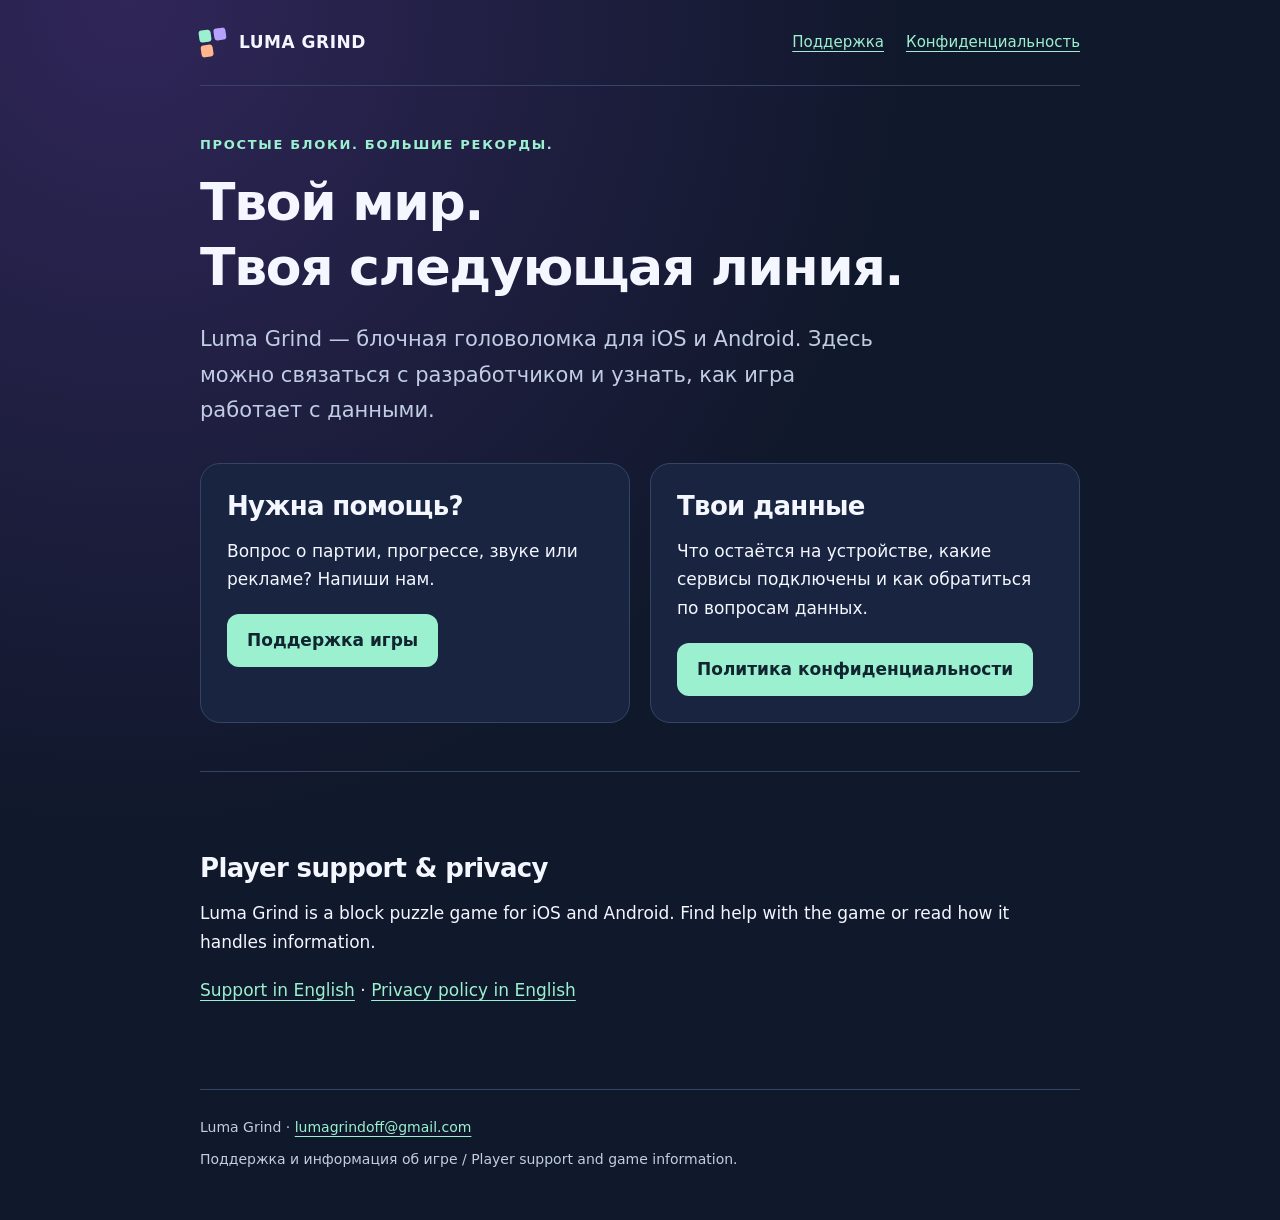
<file: index.html>
<!doctype html>
<html lang="ru">
<head>
  <meta charset="utf-8">
  <meta name="viewport" content="width=device-width, initial-scale=1">
  <meta name="referrer" content="no-referrer">
  <meta name="description" content="Luma Grind: поддержка игроков и политика конфиденциальности блочной головоломки для iOS и Android.">
  <title>Luma Grind — поддержка и конфиденциальность</title>
  <link rel="stylesheet" href="style.css">
</head>
<body>
  <a class="skip" href="#main">К содержимому</a>
  <div class="shell">
    <header>
      <a class="brand" href="./"><span class="mark" aria-hidden="true"><i></i><i></i><i></i></span>LUMA GRIND</a>
      <nav aria-label="Навигация"><a href="support.html">Поддержка</a><a href="privacy.html">Конфиденциальность</a></nav>
    </header>
    <main id="main">
      <div class="eyebrow">Простые блоки. Большие рекорды.</div>
      <h1>Твой мир.<br>Твоя следующая линия.</h1>
      <p class="lead">Luma Grind — блочная головоломка для iOS и Android. Здесь можно связаться с разработчиком и узнать, как игра работает с данными.</p>
      <div class="cards">
        <section class="card"><h2>Нужна помощь?</h2><p>Вопрос о партии, прогрессе, звуке или рекламе? Напиши нам.</p><a class="button" href="support.html">Поддержка игры</a></section>
        <section class="card"><h2>Твои данные</h2><p>Что остаётся на устройстве, какие сервисы подключены и как обратиться по вопросам данных.</p><a class="button" href="privacy.html">Политика конфиденциальности</a></section>
      </div>
      <section class="translation" lang="en">
        <h2>Player support &amp; privacy</h2>
        <p>Luma Grind is a block puzzle game for iOS and Android. Find help with the game or read how it handles information.</p>
        <p><a href="support.html#en">Support in English</a> · <a href="privacy.html#en">Privacy policy in English</a></p>
      </section>
    </main>
    <footer><p>Luma Grind · <a href="mailto:lumagrindoff@gmail.com">lumagrindoff@gmail.com</a></p><p>Поддержка и информация об игре / Player support and game information.</p></footer>
  </div>
</body>
</html>
</file>
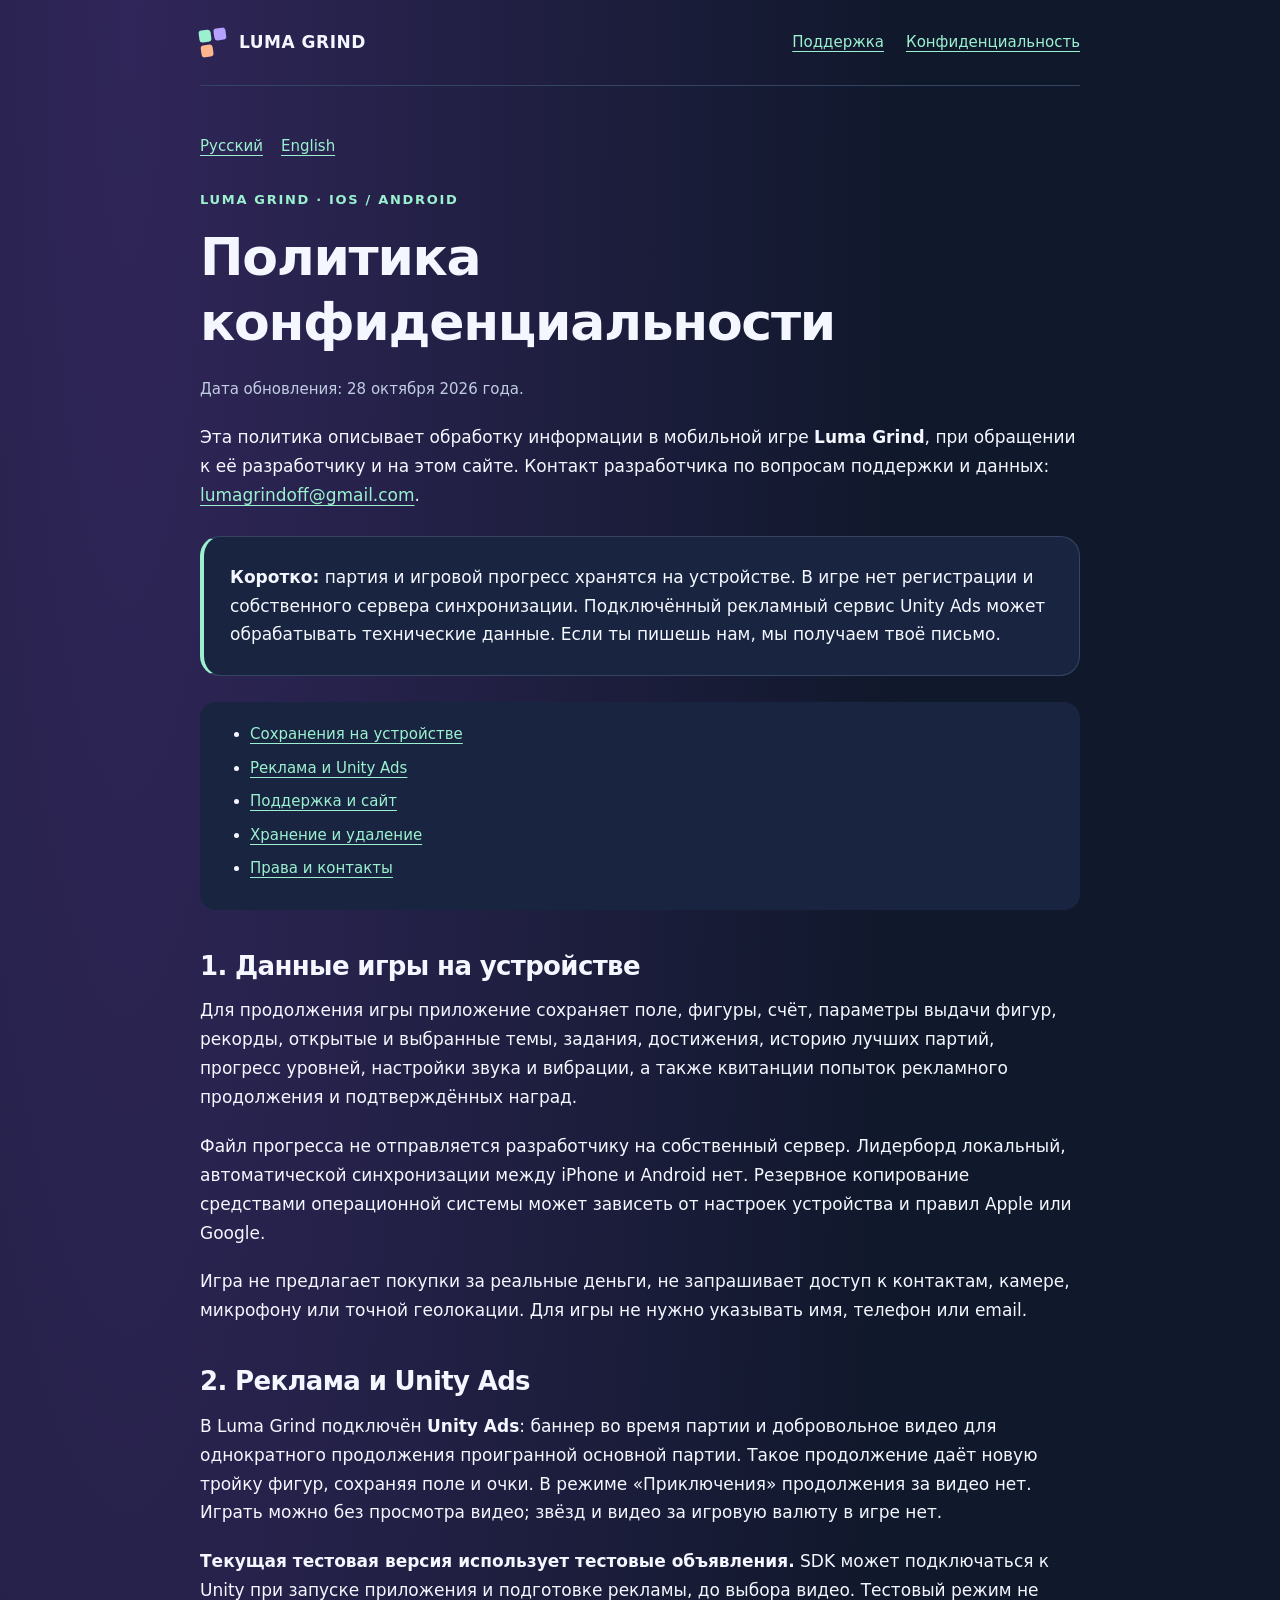
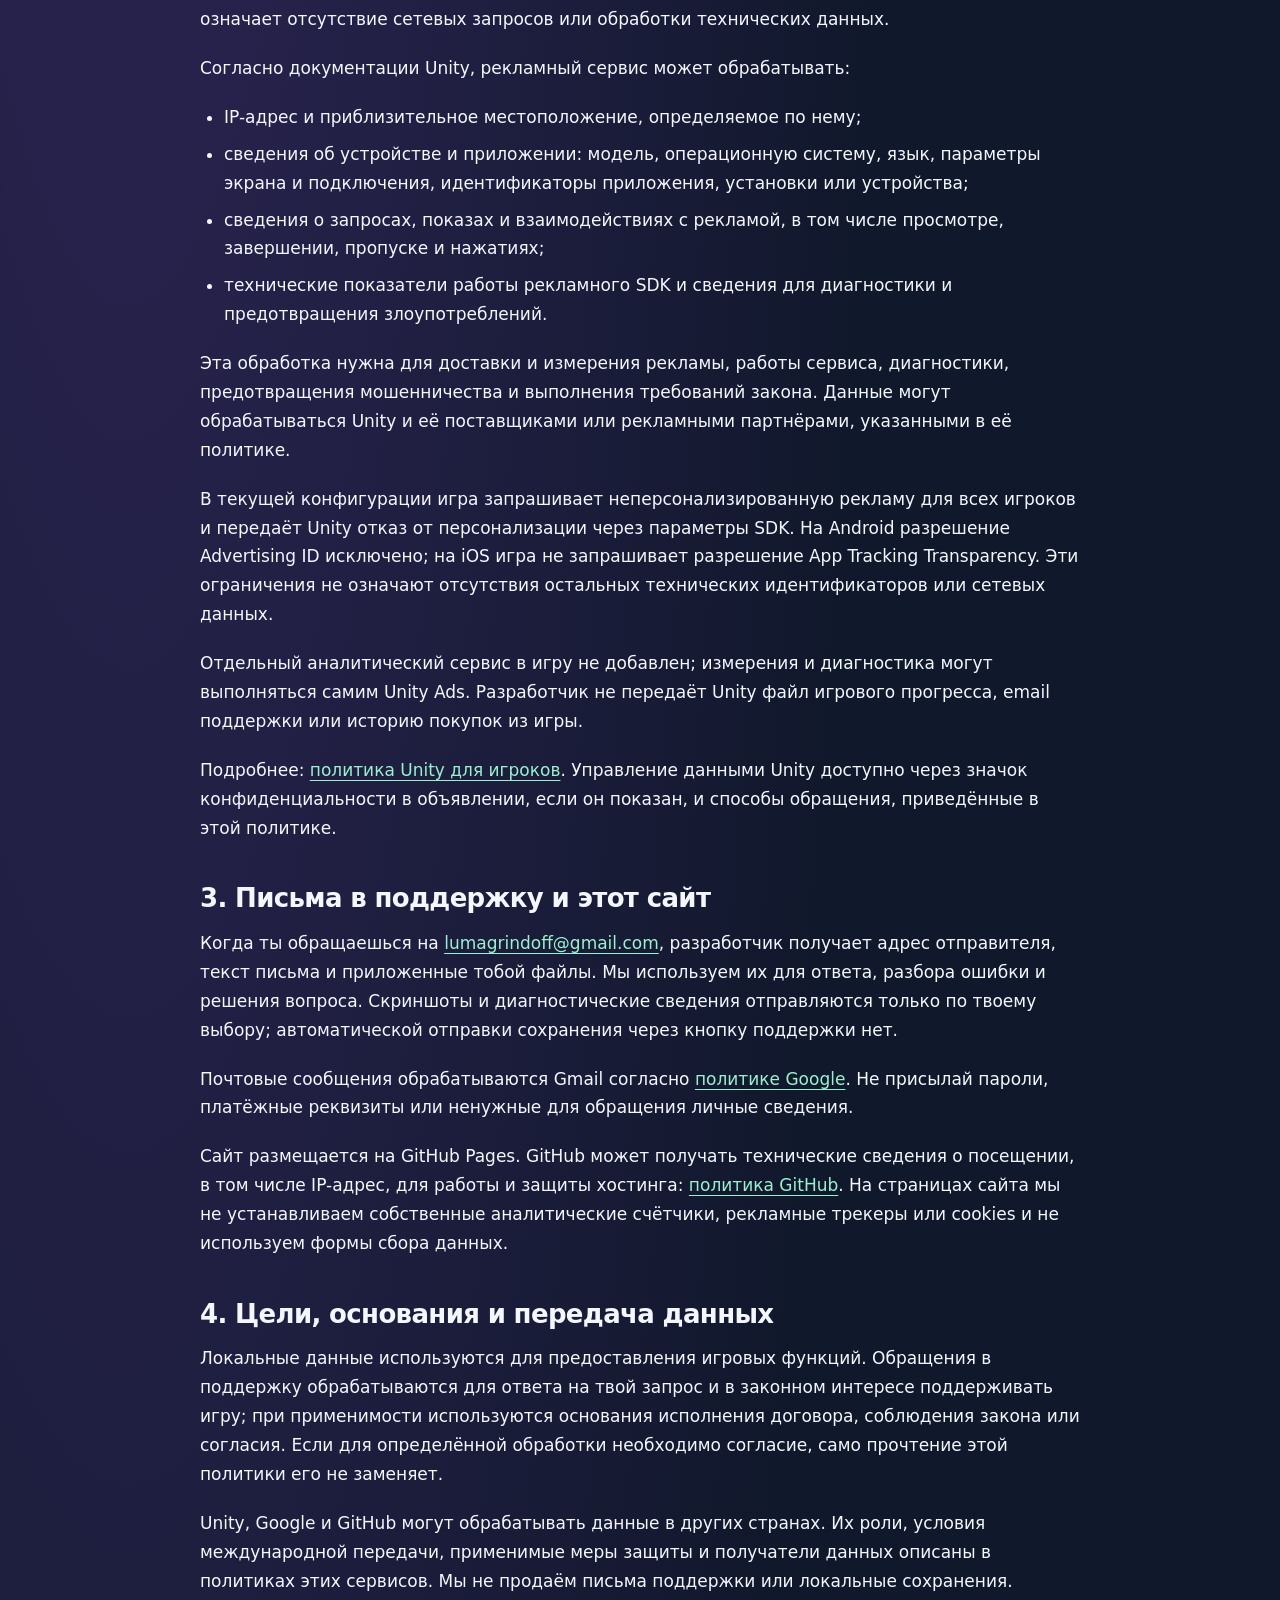
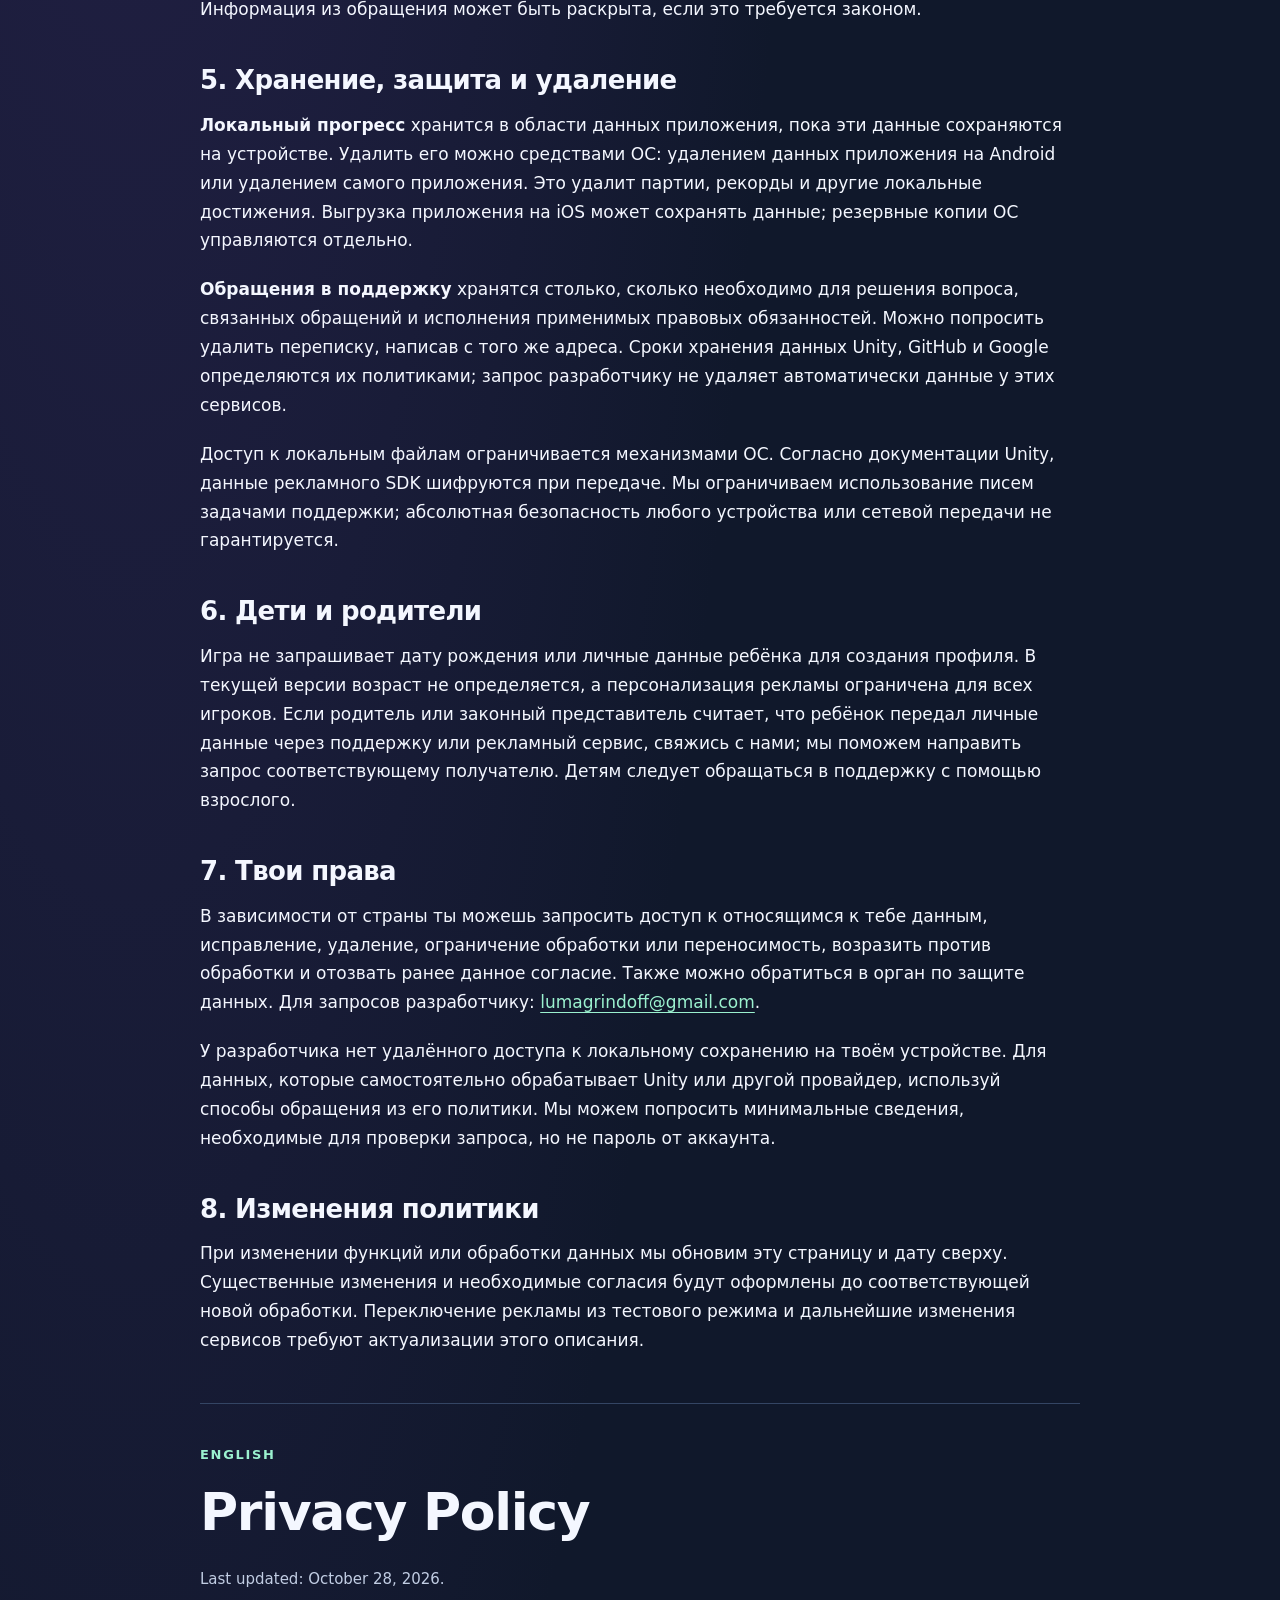
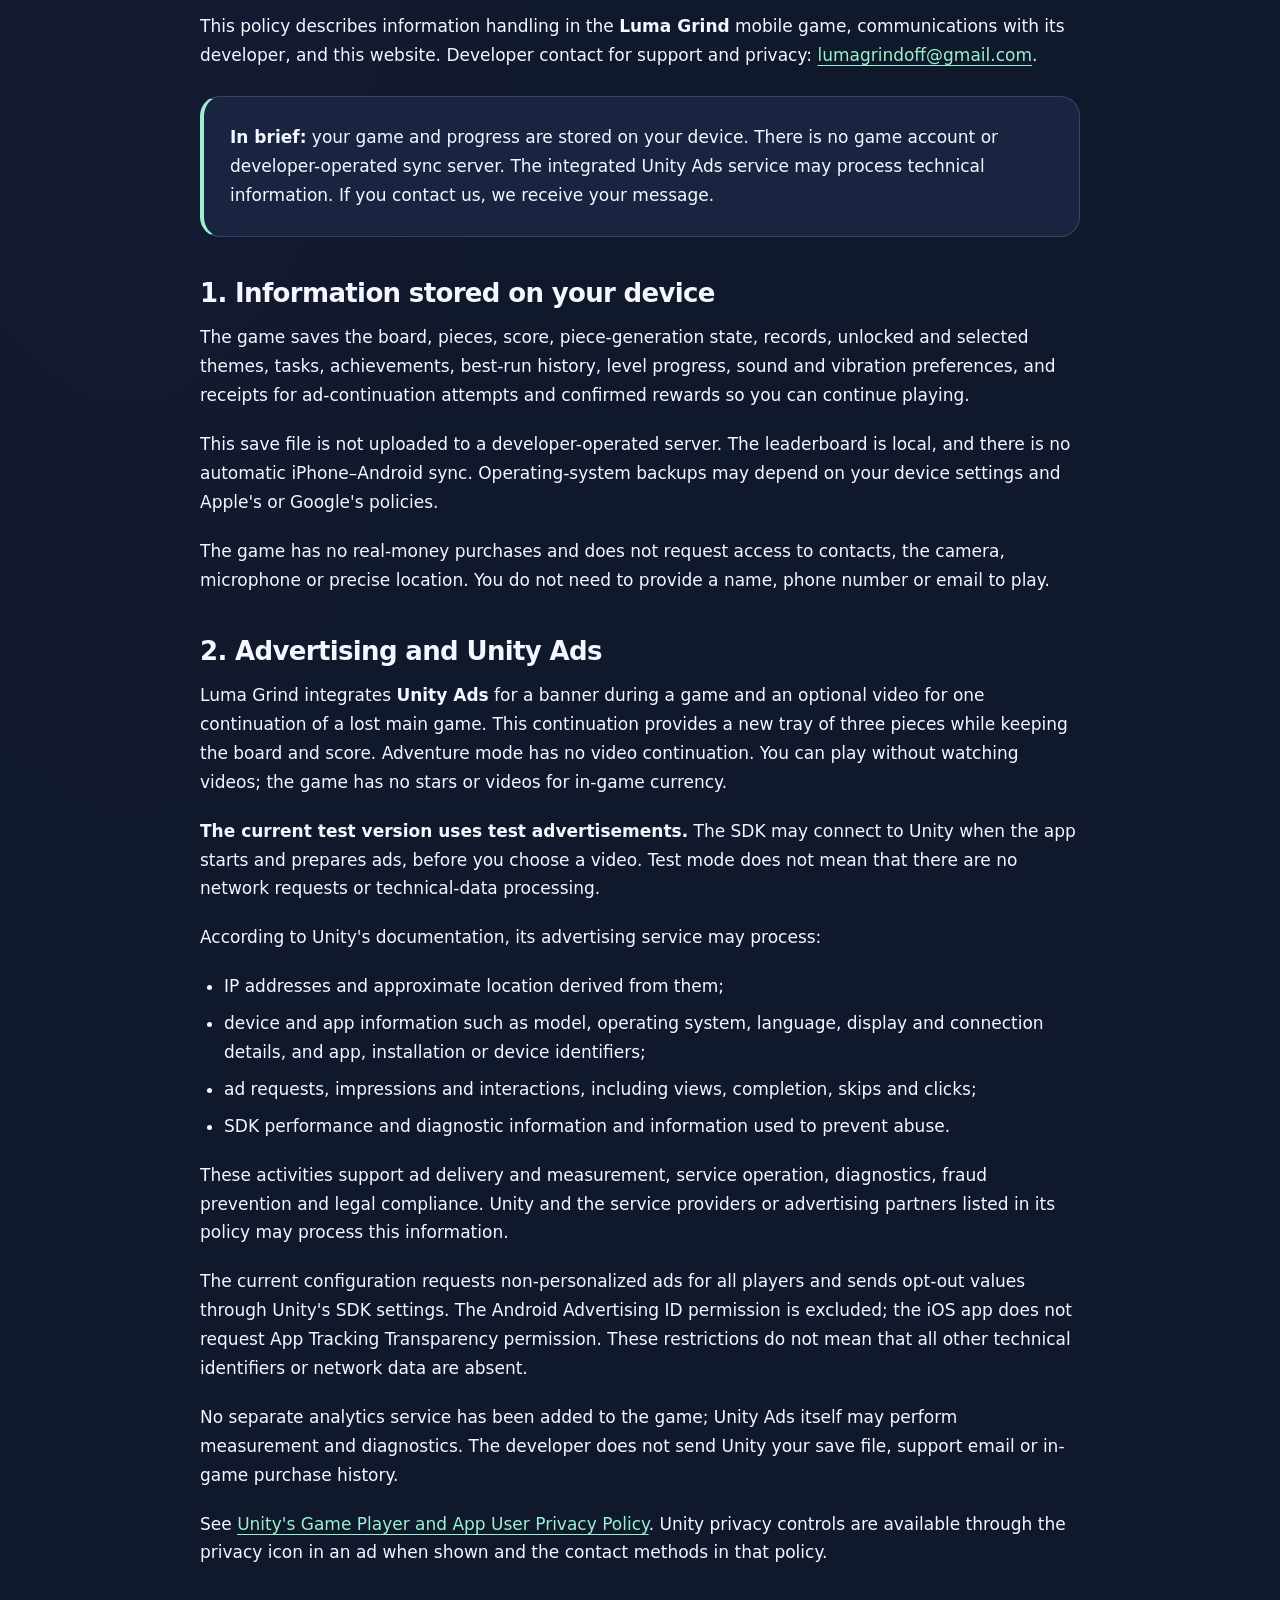
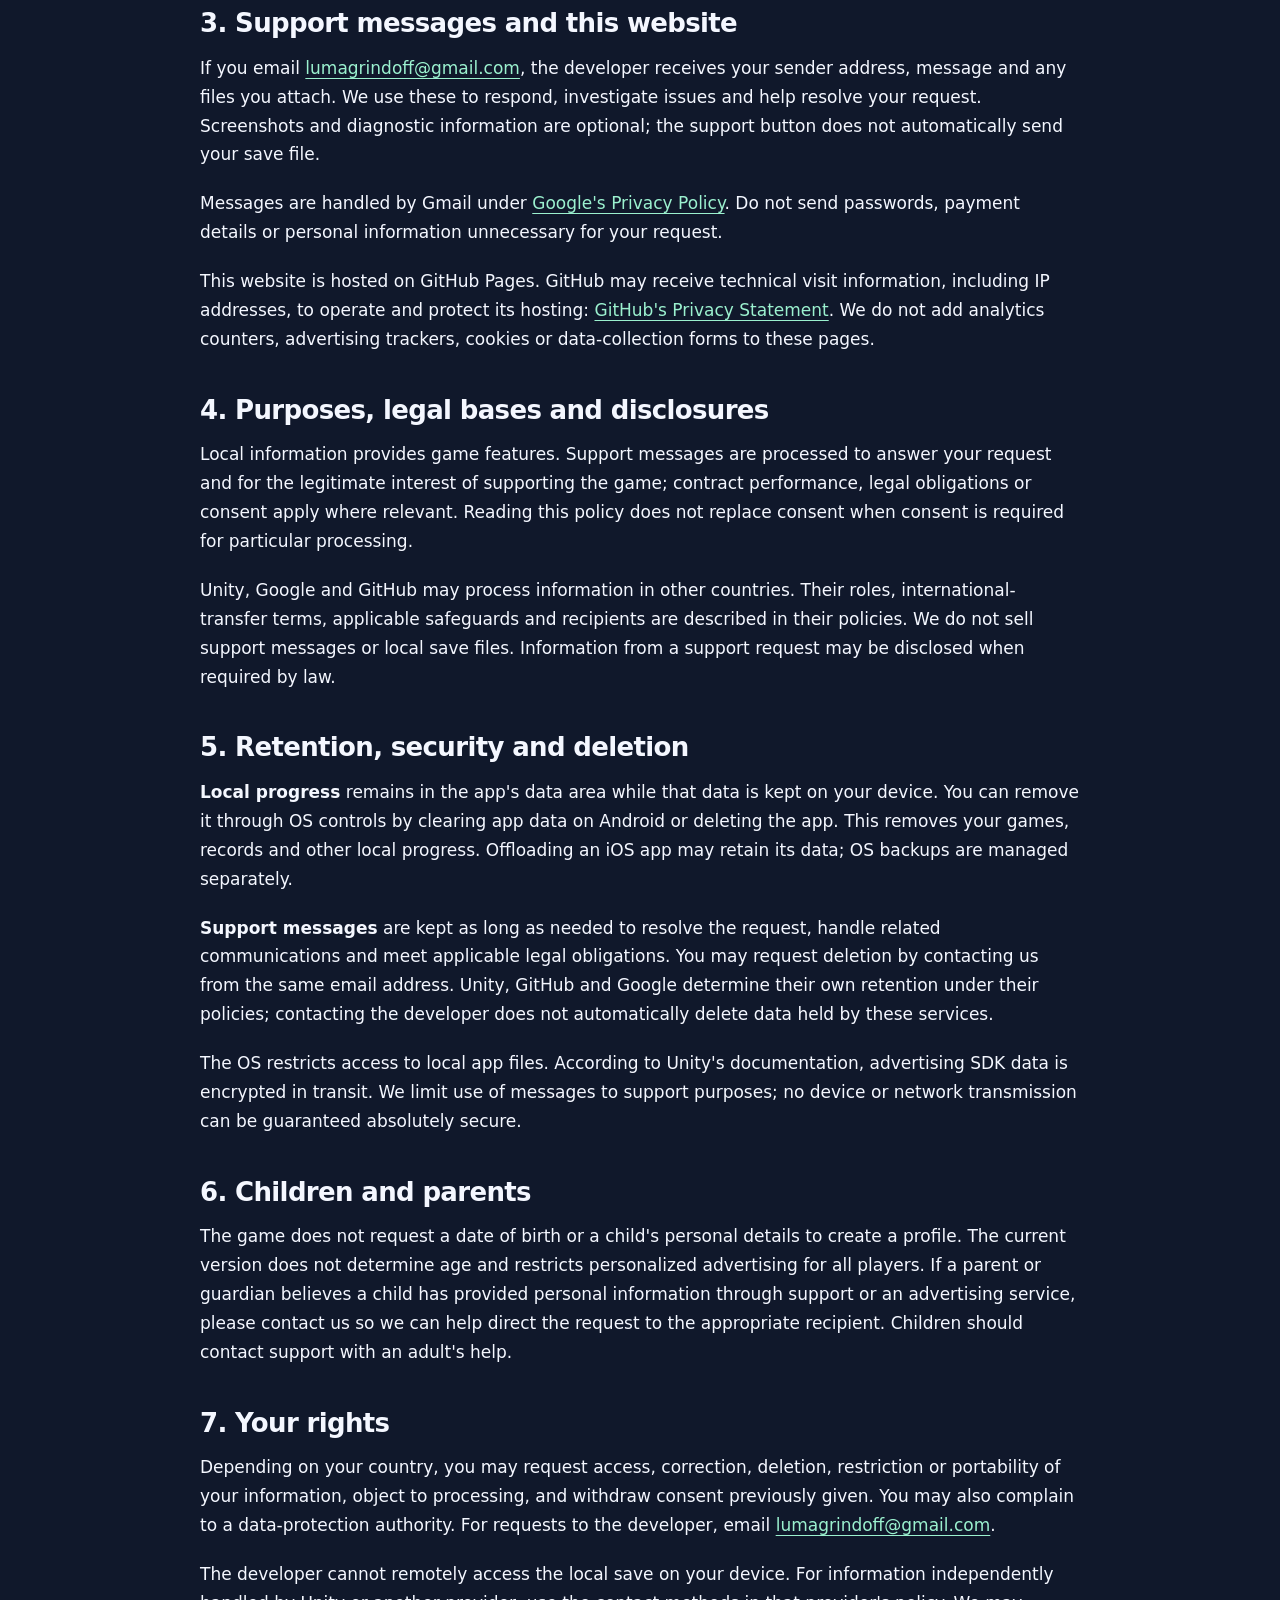
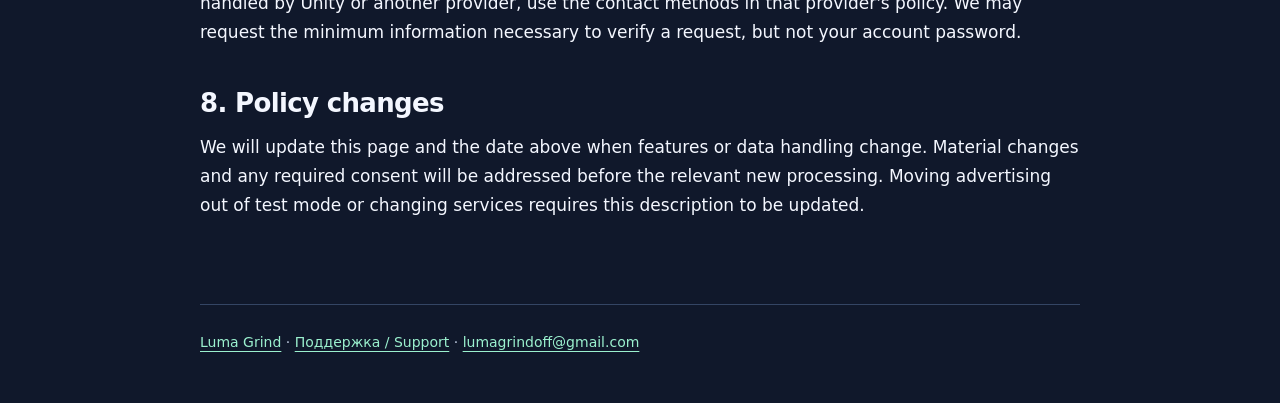
<file: privacy.html>
<!doctype html>
<html lang="ru">
<head>
  <meta charset="utf-8">
  <meta name="viewport" content="width=device-width, initial-scale=1">
  <meta name="referrer" content="no-referrer">
  <meta name="description" content="Политика конфиденциальности Luma Grind: локальные сохранения, Unity Ads, обращения в поддержку и управление данными.">
  <title>Политика конфиденциальности / Privacy Policy — Luma Grind</title>
  <link rel="stylesheet" href="style.css">
</head>
<body>
  <a class="skip" href="#main">К содержимому</a>
  <div class="shell">
    <header><a class="brand" href="./"><span class="mark" aria-hidden="true"><i></i><i></i><i></i></span>LUMA GRIND</a><nav aria-label="Навигация"><a href="support.html">Поддержка</a><a href="privacy.html" aria-current="page">Конфиденциальность</a></nav></header>
    <main id="main">
      <nav class="language" aria-label="Язык / Language"><a href="#ru" lang="ru">Русский</a><a href="#en" lang="en">English</a></nav>
      <article id="ru" lang="ru">
        <div class="eyebrow">Luma Grind · iOS / Android</div>
        <h1>Политика конфиденциальности</h1>
        <p class="meta">Дата обновления: 28 октября 2026 года.</p>
        <p>Эта политика описывает обработку информации в мобильной игре <strong>Luma Grind</strong>, при обращении к её разработчику и на этом сайте. Контакт разработчика по вопросам поддержки и данных: <a href="mailto:lumagrindoff@gmail.com">lumagrindoff@gmail.com</a>.</p>
        <div class="notice"><p><strong>Коротко:</strong> партия и игровой прогресс хранятся на устройстве. В игре нет регистрации и собственного сервера синхронизации. Подключённый рекламный сервис Unity Ads может обрабатывать технические данные. Если ты пишешь нам, мы получаем твоё письмо.</p></div>
        <nav class="contents" aria-label="Содержание политики"><ul><li><a href="#local">Сохранения на устройстве</a></li><li><a href="#ads">Реклама и Unity Ads</a></li><li><a href="#support">Поддержка и сайт</a></li><li><a href="#retention">Хранение и удаление</a></li><li><a href="#rights">Права и контакты</a></li></ul></nav>
        <h2 id="local">1. Данные игры на устройстве</h2>
        <p>Для продолжения игры приложение сохраняет поле, фигуры, счёт, параметры выдачи фигур, рекорды, открытые и выбранные темы, задания, достижения, историю лучших партий, прогресс уровней, настройки звука и вибрации, а также квитанции попыток рекламного продолжения и подтверждённых наград.</p>
        <p>Файл прогресса не отправляется разработчику на собственный сервер. Лидерборд локальный, автоматической синхронизации между iPhone и Android нет. Резервное копирование средствами операционной системы может зависеть от настроек устройства и правил Apple или Google.</p>
        <p>Игра не предлагает покупки за реальные деньги, не запрашивает доступ к контактам, камере, микрофону или точной геолокации. Для игры не нужно указывать имя, телефон или email.</p>
        <h2 id="ads">2. Реклама и Unity Ads</h2>
        <p>В Luma Grind подключён <strong>Unity Ads</strong>: баннер во время партии и добровольное видео для однократного продолжения проигранной основной партии. Такое продолжение даёт новую тройку фигур, сохраняя поле и очки. В режиме «Приключения» продолжения за видео нет. Играть можно без просмотра видео; звёзд и видео за игровую валюту в игре нет.</p>
        <p><strong>Текущая тестовая версия использует тестовые объявления.</strong> SDK может подключаться к Unity при запуске приложения и подготовке рекламы, до выбора видео. Тестовый режим не означает отсутствие сетевых запросов или обработки технических данных.</p>
        <p>Согласно документации Unity, рекламный сервис может обрабатывать:</p>
        <ul><li>IP-адрес и приблизительное местоположение, определяемое по нему;</li><li>сведения об устройстве и приложении: модель, операционную систему, язык, параметры экрана и подключения, идентификаторы приложения, установки или устройства;</li><li>сведения о запросах, показах и взаимодействиях с рекламой, в том числе просмотре, завершении, пропуске и нажатиях;</li><li>технические показатели работы рекламного SDK и сведения для диагностики и предотвращения злоупотреблений.</li></ul>
        <p>Эта обработка нужна для доставки и измерения рекламы, работы сервиса, диагностики, предотвращения мошенничества и выполнения требований закона. Данные могут обрабатываться Unity и её поставщиками или рекламными партнёрами, указанными в её политике.</p>
        <p>В текущей конфигурации игра запрашивает неперсонализированную рекламу для всех игроков и передаёт Unity отказ от персонализации через параметры SDK. На Android разрешение Advertising ID исключено; на iOS игра не запрашивает разрешение App Tracking Transparency. Эти ограничения не означают отсутствия остальных технических идентификаторов или сетевых данных.</p>
        <p>Отдельный аналитический сервис в игру не добавлен; измерения и диагностика могут выполняться самим Unity Ads. Разработчик не передаёт Unity файл игрового прогресса, email поддержки или историю покупок из игры.</p>
        <p>Подробнее: <a href="https://unity.com/legal/game-player-and-app-user-privacy-policy" rel="external noreferrer">политика Unity для игроков</a>. Управление данными Unity доступно через значок конфиденциальности в объявлении, если он показан, и способы обращения, приведённые в этой политике.</p>
        <h2 id="support">3. Письма в поддержку и этот сайт</h2>
        <p>Когда ты обращаешься на <a href="mailto:lumagrindoff@gmail.com">lumagrindoff@gmail.com</a>, разработчик получает адрес отправителя, текст письма и приложенные тобой файлы. Мы используем их для ответа, разбора ошибки и решения вопроса. Скриншоты и диагностические сведения отправляются только по твоему выбору; автоматической отправки сохранения через кнопку поддержки нет.</p>
        <p>Почтовые сообщения обрабатываются Gmail согласно <a href="https://policies.google.com/privacy" rel="external noreferrer">политике Google</a>. Не присылай пароли, платёжные реквизиты или ненужные для обращения личные сведения.</p>
        <p>Сайт размещается на GitHub Pages. GitHub может получать технические сведения о посещении, в том числе IP-адрес, для работы и защиты хостинга: <a href="https://docs.github.com/en/site-policy/privacy-policies/github-general-privacy-statement" rel="external noreferrer">политика GitHub</a>. На страницах сайта мы не устанавливаем собственные аналитические счётчики, рекламные трекеры или cookies и не используем формы сбора данных.</p>
        <h2>4. Цели, основания и передача данных</h2>
        <p>Локальные данные используются для предоставления игровых функций. Обращения в поддержку обрабатываются для ответа на твой запрос и в законном интересе поддерживать игру; при применимости используются основания исполнения договора, соблюдения закона или согласия. Если для определённой обработки необходимо согласие, само прочтение этой политики его не заменяет.</p>
        <p>Unity, Google и GitHub могут обрабатывать данные в других странах. Их роли, условия международной передачи, применимые меры защиты и получатели данных описаны в политиках этих сервисов. Мы не продаём письма поддержки или локальные сохранения. Информация из обращения может быть раскрыта, если это требуется законом.</p>
        <h2 id="retention">5. Хранение, защита и удаление</h2>
        <p><strong>Локальный прогресс</strong> хранится в области данных приложения, пока эти данные сохраняются на устройстве. Удалить его можно средствами ОС: удалением данных приложения на Android или удалением самого приложения. Это удалит партии, рекорды и другие локальные достижения. Выгрузка приложения на iOS может сохранять данные; резервные копии ОС управляются отдельно.</p>
        <p><strong>Обращения в поддержку</strong> хранятся столько, сколько необходимо для решения вопроса, связанных обращений и исполнения применимых правовых обязанностей. Можно попросить удалить переписку, написав с того же адреса. Сроки хранения данных Unity, GitHub и Google определяются их политиками; запрос разработчику не удаляет автоматически данные у этих сервисов.</p>
        <p>Доступ к локальным файлам ограничивается механизмами ОС. Согласно документации Unity, данные рекламного SDK шифруются при передаче. Мы ограничиваем использование писем задачами поддержки; абсолютная безопасность любого устройства или сетевой передачи не гарантируется.</p>
        <h2>6. Дети и родители</h2>
        <p>Игра не запрашивает дату рождения или личные данные ребёнка для создания профиля. В текущей версии возраст не определяется, а персонализация рекламы ограничена для всех игроков. Если родитель или законный представитель считает, что ребёнок передал личные данные через поддержку или рекламный сервис, свяжись с нами; мы поможем направить запрос соответствующему получателю. Детям следует обращаться в поддержку с помощью взрослого.</p>
        <h2 id="rights">7. Твои права</h2>
        <p>В зависимости от страны ты можешь запросить доступ к относящимся к тебе данным, исправление, удаление, ограничение обработки или переносимость, возразить против обработки и отозвать ранее данное согласие. Также можно обратиться в орган по защите данных. Для запросов разработчику: <a href="mailto:lumagrindoff@gmail.com?subject=Luma%20Grind%20-%20Privacy">lumagrindoff@gmail.com</a>.</p>
        <p>У разработчика нет удалённого доступа к локальному сохранению на твоём устройстве. Для данных, которые самостоятельно обрабатывает Unity или другой провайдер, используй способы обращения из его политики. Мы можем попросить минимальные сведения, необходимые для проверки запроса, но не пароль от аккаунта.</p>
        <h2>8. Изменения политики</h2>
        <p>При изменении функций или обработки данных мы обновим эту страницу и дату сверху. Существенные изменения и необходимые согласия будут оформлены до соответствующей новой обработки. Переключение рекламы из тестового режима и дальнейшие изменения сервисов требуют актуализации этого описания.</p>
      </article>
      <article id="en" class="translation" lang="en">
        <div class="eyebrow">English</div>
        <h1>Privacy Policy</h1>
        <p class="meta">Last updated: October 28, 2026.</p>
        <p>This policy describes information handling in the <strong>Luma Grind</strong> mobile game, communications with its developer, and this website. Developer contact for support and privacy: <a href="mailto:lumagrindoff@gmail.com">lumagrindoff@gmail.com</a>.</p>
        <div class="notice"><p><strong>In brief:</strong> your game and progress are stored on your device. There is no game account or developer-operated sync server. The integrated Unity Ads service may process technical information. If you contact us, we receive your message.</p></div>
        <h2>1. Information stored on your device</h2>
        <p>The game saves the board, pieces, score, piece-generation state, records, unlocked and selected themes, tasks, achievements, best-run history, level progress, sound and vibration preferences, and receipts for ad-continuation attempts and confirmed rewards so you can continue playing.</p>
        <p>This save file is not uploaded to a developer-operated server. The leaderboard is local, and there is no automatic iPhone–Android sync. Operating-system backups may depend on your device settings and Apple's or Google's policies.</p>
        <p>The game has no real-money purchases and does not request access to contacts, the camera, microphone or precise location. You do not need to provide a name, phone number or email to play.</p>
        <h2>2. Advertising and Unity Ads</h2>
        <p>Luma Grind integrates <strong>Unity Ads</strong> for a banner during a game and an optional video for one continuation of a lost main game. This continuation provides a new tray of three pieces while keeping the board and score. Adventure mode has no video continuation. You can play without watching videos; the game has no stars or videos for in-game currency.</p>
        <p><strong>The current test version uses test advertisements.</strong> The SDK may connect to Unity when the app starts and prepares ads, before you choose a video. Test mode does not mean that there are no network requests or technical-data processing.</p>
        <p>According to Unity's documentation, its advertising service may process:</p>
        <ul><li>IP addresses and approximate location derived from them;</li><li>device and app information such as model, operating system, language, display and connection details, and app, installation or device identifiers;</li><li>ad requests, impressions and interactions, including views, completion, skips and clicks;</li><li>SDK performance and diagnostic information and information used to prevent abuse.</li></ul>
        <p>These activities support ad delivery and measurement, service operation, diagnostics, fraud prevention and legal compliance. Unity and the service providers or advertising partners listed in its policy may process this information.</p>
        <p>The current configuration requests non-personalized ads for all players and sends opt-out values through Unity's SDK settings. The Android Advertising ID permission is excluded; the iOS app does not request App Tracking Transparency permission. These restrictions do not mean that all other technical identifiers or network data are absent.</p>
        <p>No separate analytics service has been added to the game; Unity Ads itself may perform measurement and diagnostics. The developer does not send Unity your save file, support email or in-game purchase history.</p>
        <p>See <a href="https://unity.com/legal/game-player-and-app-user-privacy-policy" rel="external noreferrer">Unity's Game Player and App User Privacy Policy</a>. Unity privacy controls are available through the privacy icon in an ad when shown and the contact methods in that policy.</p>
        <h2>3. Support messages and this website</h2>
        <p>If you email <a href="mailto:lumagrindoff@gmail.com">lumagrindoff@gmail.com</a>, the developer receives your sender address, message and any files you attach. We use these to respond, investigate issues and help resolve your request. Screenshots and diagnostic information are optional; the support button does not automatically send your save file.</p>
        <p>Messages are handled by Gmail under <a href="https://policies.google.com/privacy" rel="external noreferrer">Google's Privacy Policy</a>. Do not send passwords, payment details or personal information unnecessary for your request.</p>
        <p>This website is hosted on GitHub Pages. GitHub may receive technical visit information, including IP addresses, to operate and protect its hosting: <a href="https://docs.github.com/en/site-policy/privacy-policies/github-general-privacy-statement" rel="external noreferrer">GitHub's Privacy Statement</a>. We do not add analytics counters, advertising trackers, cookies or data-collection forms to these pages.</p>
        <h2>4. Purposes, legal bases and disclosures</h2>
        <p>Local information provides game features. Support messages are processed to answer your request and for the legitimate interest of supporting the game; contract performance, legal obligations or consent apply where relevant. Reading this policy does not replace consent when consent is required for particular processing.</p>
        <p>Unity, Google and GitHub may process information in other countries. Their roles, international-transfer terms, applicable safeguards and recipients are described in their policies. We do not sell support messages or local save files. Information from a support request may be disclosed when required by law.</p>
        <h2>5. Retention, security and deletion</h2>
        <p><strong>Local progress</strong> remains in the app's data area while that data is kept on your device. You can remove it through OS controls by clearing app data on Android or deleting the app. This removes your games, records and other local progress. Offloading an iOS app may retain its data; OS backups are managed separately.</p>
        <p><strong>Support messages</strong> are kept as long as needed to resolve the request, handle related communications and meet applicable legal obligations. You may request deletion by contacting us from the same email address. Unity, GitHub and Google determine their own retention under their policies; contacting the developer does not automatically delete data held by these services.</p>
        <p>The OS restricts access to local app files. According to Unity's documentation, advertising SDK data is encrypted in transit. We limit use of messages to support purposes; no device or network transmission can be guaranteed absolutely secure.</p>
        <h2>6. Children and parents</h2>
        <p>The game does not request a date of birth or a child's personal details to create a profile. The current version does not determine age and restricts personalized advertising for all players. If a parent or guardian believes a child has provided personal information through support or an advertising service, please contact us so we can help direct the request to the appropriate recipient. Children should contact support with an adult's help.</p>
        <h2>7. Your rights</h2>
        <p>Depending on your country, you may request access, correction, deletion, restriction or portability of your information, object to processing, and withdraw consent previously given. You may also complain to a data-protection authority. For requests to the developer, email <a href="mailto:lumagrindoff@gmail.com?subject=Luma%20Grind%20-%20Privacy">lumagrindoff@gmail.com</a>.</p>
        <p>The developer cannot remotely access the local save on your device. For information independently handled by Unity or another provider, use the contact methods in that provider's policy. We may request the minimum information necessary to verify a request, but not your account password.</p>
        <h2>8. Policy changes</h2>
        <p>We will update this page and the date above when features or data handling change. Material changes and any required consent will be addressed before the relevant new processing. Moving advertising out of test mode or changing services requires this description to be updated.</p>
      </article>
    </main>
    <footer><p><a href="./">Luma Grind</a> · <a href="support.html">Поддержка / Support</a> · <a href="mailto:lumagrindoff@gmail.com">lumagrindoff@gmail.com</a></p></footer>
  </div>
</body>
</html>
</file>
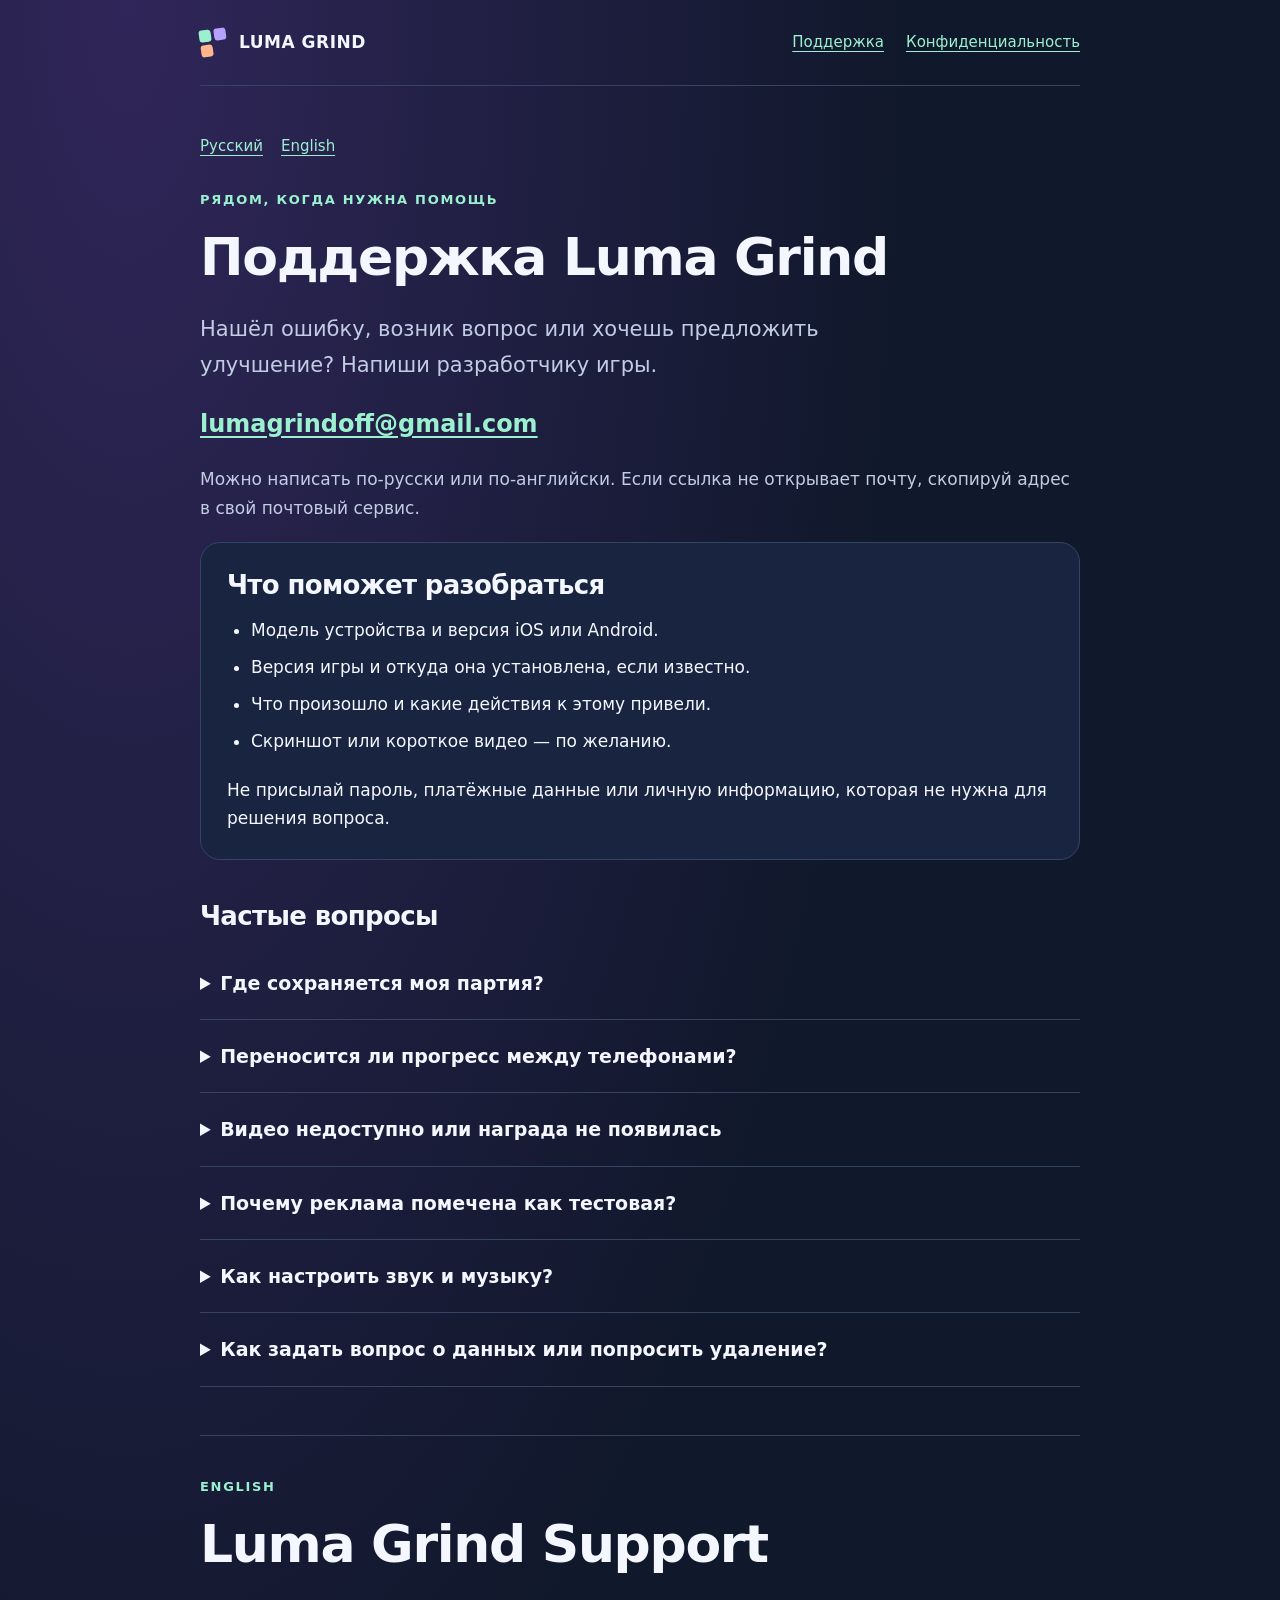
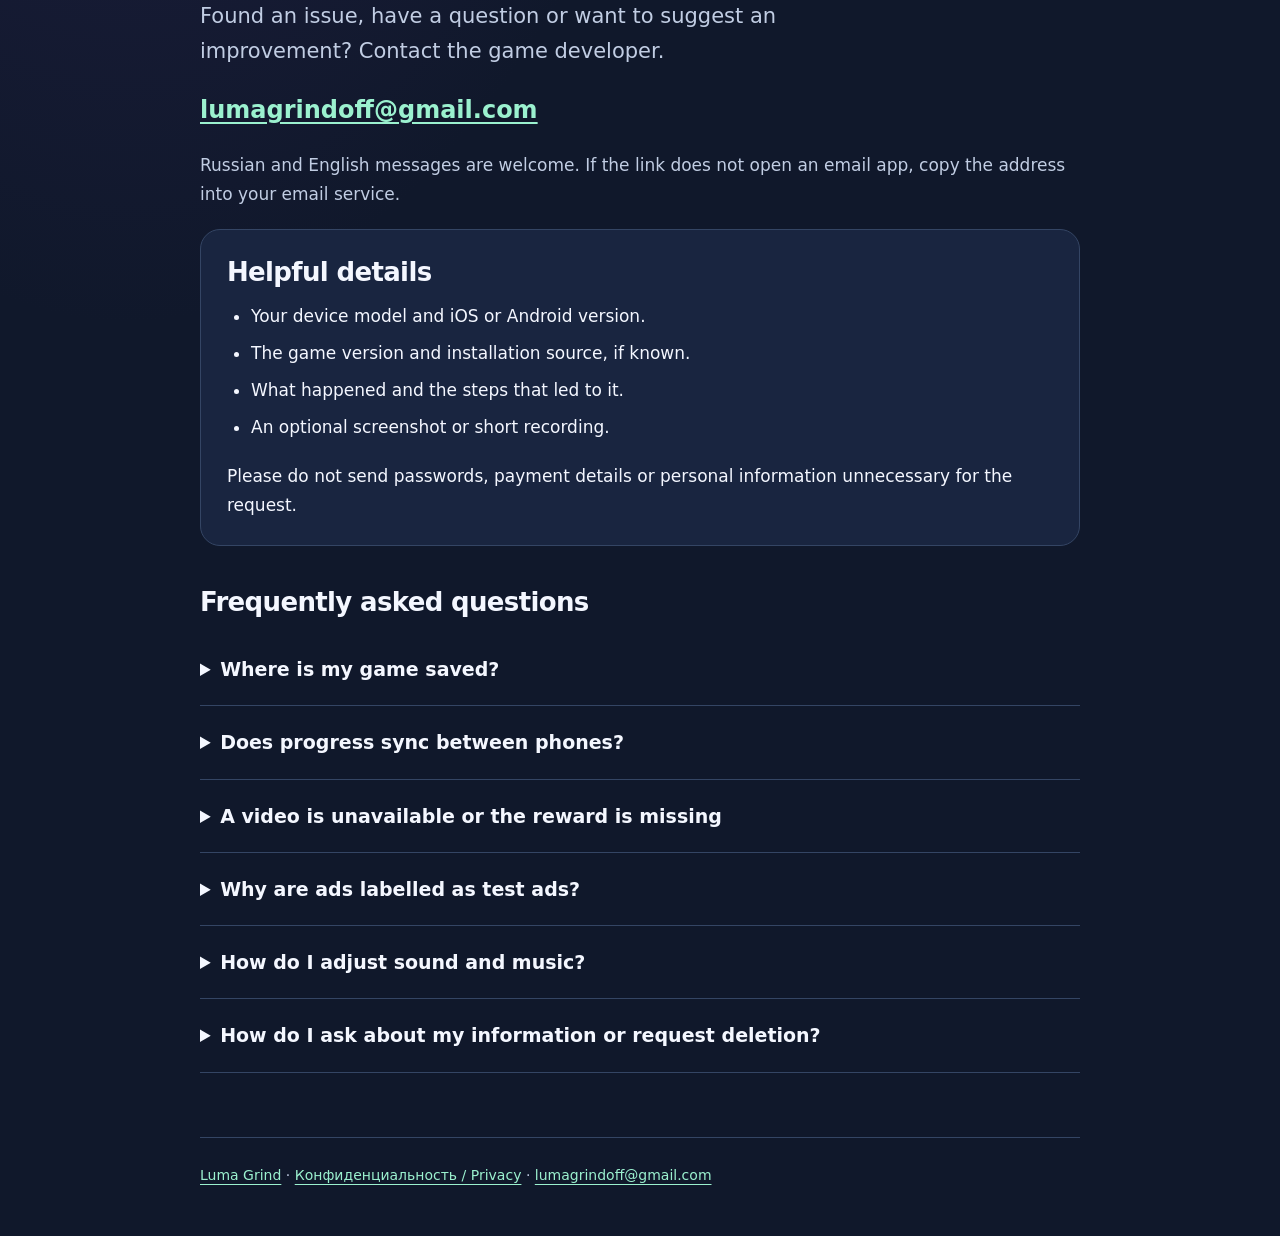
<file: support.html>
<!doctype html>
<html lang="ru">
<head>
  <meta charset="utf-8">
  <meta name="viewport" content="width=device-width, initial-scale=1">
  <meta name="referrer" content="no-referrer">
  <meta name="description" content="Поддержка Luma Grind: вопросы об игре, сохранениях, прогрессе, рекламе и конфиденциальности.">
  <title>Поддержка / Support — Luma Grind</title>
  <link rel="stylesheet" href="style.css">
</head>
<body>
  <a class="skip" href="#main">К содержимому</a>
  <div class="shell">
    <header><a class="brand" href="./"><span class="mark" aria-hidden="true"><i></i><i></i><i></i></span>LUMA GRIND</a><nav aria-label="Навигация"><a href="support.html" aria-current="page">Поддержка</a><a href="privacy.html">Конфиденциальность</a></nav></header>
    <main id="main">
      <nav class="language" aria-label="Язык / Language"><a href="#ru" lang="ru">Русский</a><a href="#en" lang="en">English</a></nav>
      <article id="ru" lang="ru">
        <div class="eyebrow">Рядом, когда нужна помощь</div>
        <h1>Поддержка Luma Grind</h1>
        <p class="lead">Нашёл ошибку, возник вопрос или хочешь предложить улучшение? Напиши разработчику игры.</p>
        <p class="contact"><a href="mailto:lumagrindoff@gmail.com?subject=Luma%20Grind%20-%20Support">lumagrindoff@gmail.com</a></p>
        <p class="muted">Можно написать по-русски или по-английски. Если ссылка не открывает почту, скопируй адрес в свой почтовый сервис.</p>
        <section class="card"><h2>Что поможет разобраться</h2><ul><li>Модель устройства и версия iOS или Android.</li><li>Версия игры и откуда она установлена, если известно.</li><li>Что произошло и какие действия к этому привели.</li><li>Скриншот или короткое видео — по желанию.</li></ul><p>Не присылай пароль, платёжные данные или личную информацию, которая не нужна для решения вопроса.</p></section>
        <h2>Частые вопросы</h2>
        <details><summary>Где сохраняется моя партия?</summary><p>Прогресс сохраняется на этом устройстве. Продолжить можно с главного экрана. Обновляй игру без удаления приложения: удаление или очистка данных может стереть партии, рекорды и темы. Если есть проблема с сохранением, сначала напиши нам.</p></details>
        <details><summary>Переносится ли прогресс между телефонами?</summary><p>Собственной облачной синхронизации и переноса между iPhone и Android пока нет. Лидерборд показывает твои лучшие локальные партии.</p></details>
        <details><summary>Видео недоступно или награда не появилась</summary><p>Наличие видео зависит от сети и рекламного сервиса. Награда выдаётся за подтверждённый полный просмотр; пропуск не даёт награду. Можно продолжать играть без видео. Если полный просмотр завершился, но награда не появилась, укажи примерное время, платформу и что было на экране. Не удаляй игру для повторной попытки.</p></details>
        <details><summary>Почему реклама помечена как тестовая?</summary><p>В текущей тестовой версии включены тестовые объявления Unity Ads. Они предназначены для проверки работы рекламы и наград.</p></details>
        <details><summary>Как настроить звук и музыку?</summary><p>Открой «Настройки» с главного экрана или из паузы. Звуки и музыка имеют отдельные переключатели и громкость. Изменение громкости само по себе не включает выключенную музыку.</p></details>
        <details><summary>Как задать вопрос о данных или попросить удаление?</summary><p>Напиши на адрес выше с темой «Luma Grind — данные». Подробности о локальных сохранениях, письмах поддержки и Unity Ads есть в <a href="privacy.html">политике конфиденциальности</a>. У разработчика нет удалённого доступа к сохранению на твоём устройстве.</p></details>
      </article>
      <article id="en" class="translation" lang="en">
        <div class="eyebrow">English</div>
        <h1>Luma Grind Support</h1>
        <p class="lead">Found an issue, have a question or want to suggest an improvement? Contact the game developer.</p>
        <p class="contact"><a href="mailto:lumagrindoff@gmail.com?subject=Luma%20Grind%20-%20Support">lumagrindoff@gmail.com</a></p>
        <p class="muted">Russian and English messages are welcome. If the link does not open an email app, copy the address into your email service.</p>
        <section class="card"><h2>Helpful details</h2><ul><li>Your device model and iOS or Android version.</li><li>The game version and installation source, if known.</li><li>What happened and the steps that led to it.</li><li>An optional screenshot or short recording.</li></ul><p>Please do not send passwords, payment details or personal information unnecessary for the request.</p></section>
        <h2>Frequently asked questions</h2>
        <details><summary>Where is my game saved?</summary><p>Progress is saved on your current device. Continue from the home screen. Update without deleting the app: deleting it or clearing its data may erase your games, records and themes. Contact us before trying to fix a save issue by reinstalling.</p></details>
        <details><summary>Does progress sync between phones?</summary><p>There is no developer-operated cloud sync or iPhone–Android transfer yet. The leaderboard shows your best local runs.</p></details>
        <details><summary>A video is unavailable or the reward is missing</summary><p>Video availability depends on the network and ad service. A reward requires confirmed completion of the video; skipping does not grant it. You can keep playing without watching videos. If you completed a video but received no reward, tell us the approximate time, platform and what appeared on screen. Do not delete the game to retry.</p></details>
        <details><summary>Why are ads labelled as test ads?</summary><p>The current test version uses Unity Ads test advertisements to check ad delivery and rewards.</p></details>
        <details><summary>How do I adjust sound and music?</summary><p>Open Settings from the home screen or pause menu. Sound effects and music have separate switches and volume controls. Changing volume does not enable muted music.</p></details>
        <details><summary>How do I ask about my information or request deletion?</summary><p>Email the address above with the subject “Luma Grind — Privacy”. See the <a href="privacy.html#en">Privacy Policy</a> for local saves, support messages and Unity Ads. The developer cannot remotely access the save on your device.</p></details>
      </article>
    </main>
    <footer><p><a href="./">Luma Grind</a> · <a href="privacy.html">Конфиденциальность / Privacy</a> · <a href="mailto:lumagrindoff@gmail.com">lumagrindoff@gmail.com</a></p></footer>
  </div>
</body>
</html>
</file>
<file: style.css>
:root{color-scheme:dark;--bg:#10182b;--card:#192540;--text:#f4f7ff;--muted:#c1cde3;--mint:#9bf1cf;--line:#344564}
*{box-sizing:border-box}
html{scroll-padding-top:24px}
body{margin:0;background:radial-gradient(ellipse at 10% 0,#302659 0,transparent 48%),var(--bg);color:var(--text);font:17px/1.7 system-ui,-apple-system,BlinkMacSystemFont,"Segoe UI",sans-serif}
a{color:var(--mint);text-underline-offset:4px;overflow-wrap:anywhere}
a:hover{color:#fff}
a:focus-visible,summary:focus-visible{outline:3px solid #ffdc59;outline-offset:5px;border-radius:3px}
.skip{position:absolute;left:20px;top:-100px;background:var(--bg);padding:12px;z-index:5}
.skip:focus{top:12px}
.shell{width:min(100% - 40px,880px);margin:auto}
header{display:flex;align-items:center;justify-content:space-between;gap:20px;padding:28px 0;border-bottom:1px solid var(--line)}
.brand{display:flex;align-items:center;gap:12px;color:var(--text);font-weight:800;text-decoration:none;letter-spacing:.03em;white-space:nowrap}
.mark{display:grid;grid-template-columns:repeat(2,12px);gap:3px;transform:rotate(-8deg)}
.mark i{width:12px;height:12px;border-radius:3px;background:var(--mint)}
.mark i:nth-child(2){background:#b7a1ff}.mark i:nth-child(3){background:#ffb68c}
nav{display:flex;flex-wrap:wrap;gap:8px 22px;font-size:15px}
main{padding:48px 0 64px}
.eyebrow{color:var(--mint);font-size:13px;font-weight:800;letter-spacing:.13em;text-transform:uppercase}
h1,h2,h3{line-height:1.25;letter-spacing:-.025em;overflow-wrap:break-word}
h1{font-size:clamp(32px,6vw,52px);margin:14px 0 22px}
h2{font-size:26px;margin:40px 0 14px}
h3{font-size:20px;margin:26px 0 10px}
p,ul,ol{margin:0 0 20px}
li{margin-bottom:8px}
ul,ol{padding-left:24px}
.lead{font-size:21px;color:var(--muted);max-width:680px}
.meta,.muted{color:var(--muted)}
.meta{font-size:15px}
.cards{display:grid;grid-template-columns:1fr 1fr;gap:20px;margin-top:34px}
.card,.notice{background:var(--card);border:1px solid var(--line);border-radius:20px;padding:26px}
.card h2{margin-top:0}.card p:last-child,.notice p:last-child{margin-bottom:0}
.notice{border-left:4px solid var(--mint);margin:26px 0}
.button{display:inline-block;padding:12px 20px;border-radius:12px;background:var(--mint);color:#112531;font-weight:750;text-decoration:none}
.button:hover{background:#c6ffe9;color:#112531}
.contact{font-size:clamp(18px,4.2vw,24px);font-weight:700}
.language{display:flex;gap:18px;margin-bottom:30px}
.translation{border-top:1px solid var(--line);padding-top:40px;margin-top:48px}
.contents{background:var(--card);padding:20px 26px;border-radius:16px}
.contents ul{margin-bottom:0}
details{border-bottom:1px solid var(--line);padding:20px 0}
summary{cursor:pointer;font-weight:700;font-size:19px}
details p{margin:14px 0 0}
footer{padding:26px 0 40px;border-top:1px solid var(--line);color:var(--muted);font-size:14px}
footer p{margin-bottom:8px}
@media(max-width:600px){.shell{width:calc(100% - 32px)}header{align-items:flex-start;flex-direction:column;padding:22px 0;gap:16px}main{padding-top:32px}.cards{grid-template-columns:1fr}.card,.notice{padding:22px}body{font-size:16px}.lead{font-size:19px}h2{font-size:24px}}
@media print{:root{color-scheme:light}body{background:#fff;color:#111}a{color:#134c80}.shell{width:100%}header,footer,.language,.skip{display:none}.card,.notice,.contents{background:#fff;border-color:#999}.muted,.meta,.lead{color:#333}}
</file>
